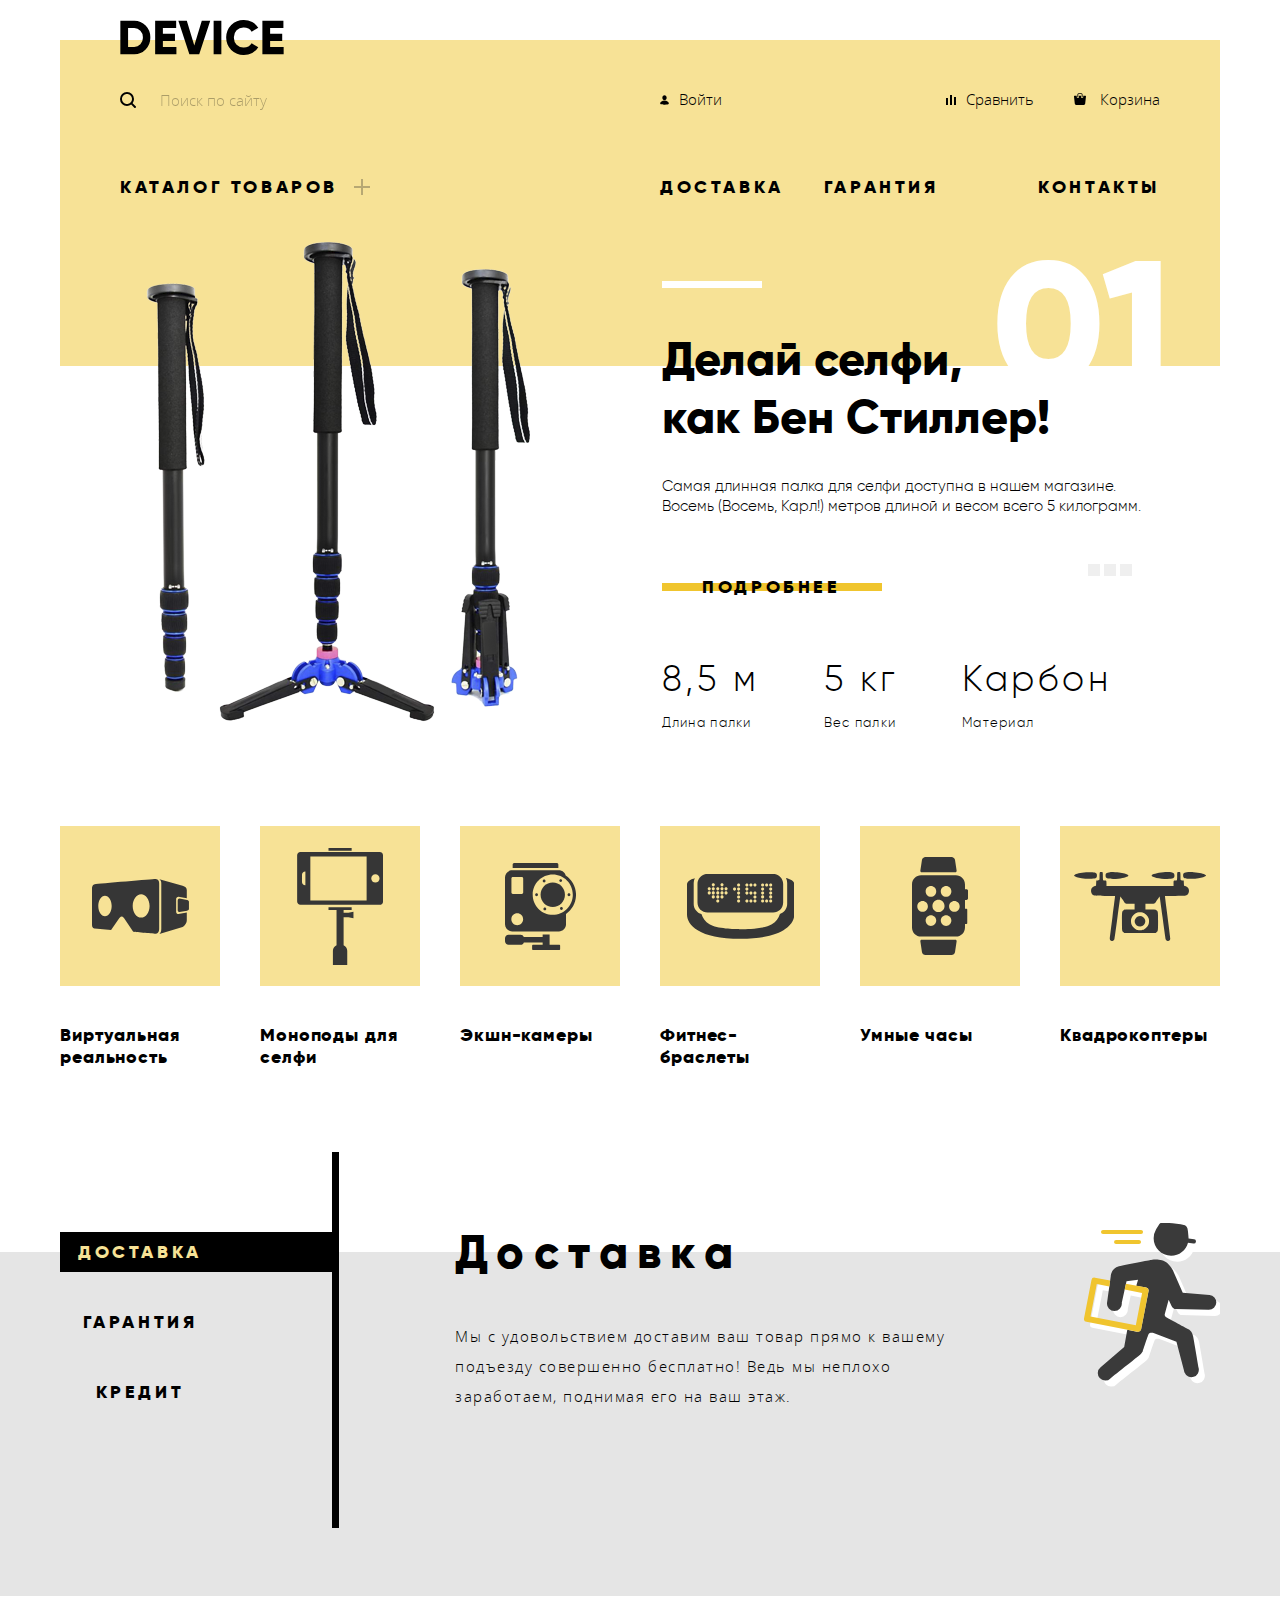
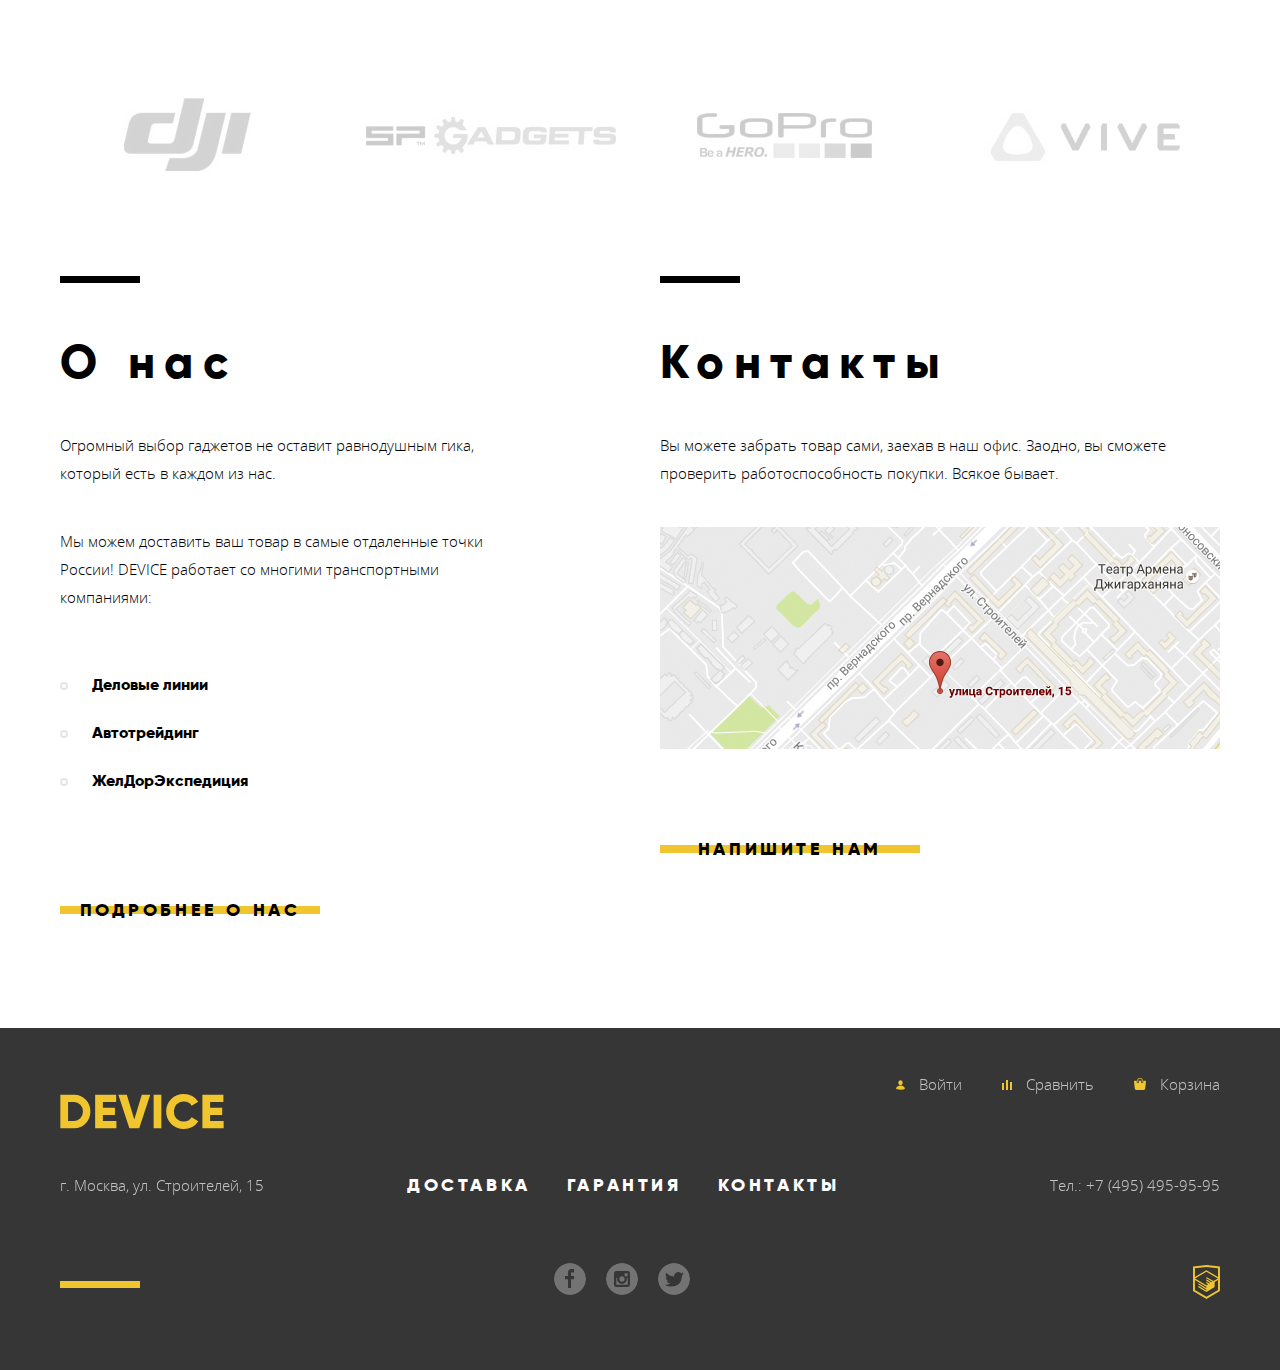
<file: index.html>
<!DOCTYPE html>
<html lang="ru">

  <head>
    <meta charset="utf-8" />
    <meta http-equiv="X-UA-Compatible" content="IE=edge">
    <meta name="viewport" content="width=device-width, initial-scale=1.0">
    <link rel="stylesheet" href="css/normalize.css">
    <link rel="stylesheet" href="css/style.css">
    <title>Девайс</title>
  </head>

  <body class="page-body">
    <svg class="user-menu-sprite" xmlns="http://www.w3.org/2000/svg" xmlns:xlink="http://www.w3.org/1999/xlink"
      version="1.1">
      <symbol id="user" viewBox="0 0 9 10">
        <path fill="currentColor" d="M4.5.333c1.197 0 2.167 1.044 2.167 2.334C6.667 3.956 5.697 5 4.5 5
              3.303 5 2.333 3.956 2.333 2.667c0-1.29.97-2.334 2.167-2.334zm0
              9.334s4.333 0 4.333-1.167c0-1.4-2.112-2.917-4.333-2.917C2.28 5.583.167
              7.1.167 8.5.167 9.667 4.5 9.667 4.5 9.667z">
        </path>
      </symbol>
      <symbol id="compare" viewBox="0 0 10 10">
        <path fill="currentColor" d="M8 2h1.984v8H8zM0
              3h1.984v7H0zm4-3h2v10H4z"></path>
      </symbol>
      <symbol id="cart" viewBox="0 0 12 12">
        <path fill="currentColor" d="M11.864 3.017a.429.429 0 0 0-.327-.154H9.225V4.09c0 .563-.484
              1.022-1.08 1.022-.594 0-1.078-.458-1.078-1.022V2.863H4.909V4.09c0
              .563-.485 1.022-1.08 1.022-.595
              0-1.078-.458-1.078-1.022V2.863H.438a.43.43 0 0 0-.327.154.472.472 0 0
              0-.108.358l.776 7.134c.015.806.642 1.455 1.411 1.455h7.595c.77 0
              1.396-.649 1.411-1.455l.776-7.134a.476.476 0 0 0-.108-.358z">
        </path>
        <path fill="currentColor" d="M3.829 4.499c.239 0 .433-.184.433-.409V1.84c0-.632.672-1.022
              1.295-1.022h1.079c.655 0 1.078.401 1.078 1.022v2.25c0
              .225.194.409.431.409.239 0 .433-.184.433-.409V1.84C8.577.773 7.761 0
              6.636 0H5.557c-1.19 0-2.159.826-2.159 1.84v2.25c0
              .225.194.409.431.409z">
        </path>
      </symbol>
      <symbol id="logo" viewBox="0 0 164 35">
        <path fill="currentColor"
          d="m0.35 0.7v33.6h13.532a15.723 15.723 0 0 0 11.72-4.824 16.464 16.464
              0 0 0 4.712-11.976 16.465 16.465 0 0 0-4.712-11.976 15.723 15.723 0 0
              0-11.72-4.824zm7.733 26.208v-18.819h5.8a8.648 8.648 0 0 1 6.5 2.568
              9.412 9.412 0 0 1 2.489 6.84 9.41 9.41 0 0 1-2.489 6.84 8.646 8.646 0
              0 1-6.5
              2.568h-5.8zm34.8-5.952h12.082v-7.3h-12.086v-5.567h13.291v-7.389h-21.024v33.6h21.265v-7.392h-13.532v-5.952zm36.343
              13.344 11.019-33.6h-8.458l-7.491 24.72-7.491-24.72h-8.457l11.019
              33.6zm14.4 0h7.733v-33.6h-7.733zm38.615-1.416a15.514 15.514 0 0 0
              6.041-5.688l-6.67-3.84a7.488 7.488 0 0 1-3.165 3.024 9.874 9.874 0 0
              1-4.664 1.1 9.594 9.594 0 0 1-7.177-2.736 9.907 9.907 0 0
              1-2.682-7.248 9.908 9.908 0 0 1 2.682-7.248 9.594 9.594 0 0 1
              7.177-2.736 9.914 9.914 0 0 1 4.64 1.08 7.6 7.6 0 0 1 3.189
              3.048l6.67-3.84a15.881 15.881 0 0 0-6.09-5.688 17.419 17.419 0 0
              0-8.409-2.088 17.12 17.12 0 0 0-17.592 17.472 17.12 17.12 0 0 0 17.589
              17.476 17.519 17.519 0 0 0
              8.458-2.088zm17.881-11.928h12.082v-7.3h-12.085v-5.567h13.29v-7.389h-21.022v33.6h21.264v-7.392h-13.532v-5.952z">
        </path>
      </symbol>
      <symbol id="icon-plus" viewBox="0 0 16 16">
        <path fill="currentColor" d="M16 7H9V0H7v7H0v2h7v7h2V9h7z" />
      </symbol>
    </svg>
    <div class="container">
      <header class="page-header">
        <a class="logo__link pseudo-opacity">
          <svg class="logo__picture" width="164" height="35">
            <use xlink:href="#logo"></use>
          </svg>
        </a>
        <div class="top-menu-container">
          <form action="https://echo.htmlacademy.ru/" class="search">
            <label for="search" class="search-icon"><span class="visually-hidden">Поле поиска по сайту</span></label>
            <input type="text" name="search" id="search" class="search-field" placeholder="Поиск по сайту" />
            <button type="submit" class="search-button" tabindex="0"><span
                class="search-button__text">Найти</span></button>
          </form>

          <ul class="user-menu list">
            <li class="user-menu__item user-menu__item--login">
              <a href="/blank.html" class="user-menu__link pseudo-opacity">
                <svg class="user-menu__icon" width="9" height="10">
                  <use xlink:href="#user"></use>
                </svg>Войти</a>
            </li>
            <li class="user-menu__item user-menu__item--compare">
              <a href="/blank.html" class="user-menu__link pseudo-opacity">
                <svg class="user-menu__icon" width="10" height="10">
                  <use xlink:href="#compare"></use>
                </svg>Сравнить
              </a>
            </li>
            <li class="user-menu__item user-menu__item--cart">
              <a href="/blank.html" class="user-menu__link pseudo-opacity">
                <svg class="user-menu__icon" width="12" height="12">
                  <use xlink:href="#cart"></use>
                </svg>
                Корзина</a>
            </li>
          </ul>
        </div>

        <nav class="site-navigation">
          <div class="sub-menu-container">
            <a href="/catalog.html" class="site-navigation__catalog-link extra-bold pseudo-opacity">Каталог товаров</a>
            <ul class="sub-menu list">
              <li class="sub-menu__section">
                <ul class="sub-menu__list list">
                  <li class="sub-menu__item">
                    <a href="/catalog.html" class="sub-menu__link pseudo-opacity">Виртуальная реальность</a>
                  </li>
                  <li class="sub-menu__item">
                    <a href="/catalog.html" class="sub-menu__link pseudo-opacity">Моноподы для селфи</a>
                  </li>
                  <li class="sub-menu__item">
                    <a href="/catalog.html" class="sub-menu__link pseudo-opacity">Экшн-камеры</a>
                  </li>
                </ul>
              </li>
              <li class="sub-menu__section">
                <ul class="sub-menu__list list">
                  <li class="sub-menu__item">
                    <a href="/catalog.html" class="sub-menu__link pseudo-opacity">Фитнес-браслеты</a>
                  </li>
                  <li class="sub-menu__item">
                    <a href="/catalog.html" class="sub-menu__link pseudo-opacity">Умные часы</a>
                  </li>
                </ul>
              </li>
              <li class="sub-menu__section">
                <ul class="sub-menu__list list">
                  <li class="sub-menu__item">
                    <a href="/catalog.html" class="sub-menu__link pseudo-opacity">Квадрокоптер</a>
                  </li>
                </ul>
              </li>
            </ul>
          </div>

          <ul class="site-navigation__list list">
            <li class="site-navigation__item">
              <a href="/blank.html" class="extra-bold site-navigation__link pseudo-opacity">Доставка</a>
            </li>
            <li class="site-navigation__item">
              <a href="/blank.html" class="extra-bold site-navigation__link pseudo-opacity">Гарантия</a>
            </li>
            <li class="site-navigation__item">
              <a href="/blank.html" class="extra-bold site-navigation__link pseudo-opacity">Контакты</a>
            </li>
          </ul>
        </nav>
      </header>
    </div>

    <main>
      <div class="container">
        <h1 class="visually-hidden">Интернет-магазин гаджетов "Девайс"</h1>

        <section class="promo-slider">
          <h2 class="visually-hidden">Топ девайсов</h2>
          <ol class="promo-slider__list list">
            <li class="promo-slider__item">
              <div class="promo-slider__picture-wrapper">
                <img src="img/content/slider-1.png" width="384" height="486" alt="Селфи-палка из карбона" />
              </div>
              <div class="promo-slider__content">
                <span class="promo-slider__slide-number extra-bold">01</span>
                <h3 class="promo-slider__title title">
                  Делай селфи, <br />
                  как Бен Стиллер!
                </h3>
                <p class="promo-slider__text">
                  Самая длинная палка для селфи доступна в нашем магазине.<br />
                  Восемь (Восемь, Карл!) метров длиной и весом всего 5 килограмм.
                </p>
                <a href="/blank.html" class="promo-slider__link extra-bold color-link">
                  <span class="color-link__text">Подробнее</span></a>
                <dl class="promo-slider__properties">
                  <div class="promo-slider__properties-item">
                    <dt class="promo-slider__term">Длина палки</dt>
                    <dd class="promo-slider__definition">8,5 м</dd>
                  </div>
                  <div class="promo-slider__properties-item">
                    <dt class="promo-slider__term">Вес палки</dt>
                    <dd class="promo-slider__definition">5 кг</dd>
                  </div>
                  <div class="promo-slider__properties-item">
                    <dt class="promo-slider__term">Материал</dt>
                    <dd class="promo-slider__definition">Карбон</dd>
                  </div>
                </dl>
              </div>
            </li>
            <li class="promo-slider__item promo-slider__item--inactive">
              <div class="promo-slider__picture-wrapper">
                <img src="img/content/slider-2.png" width="345" height="485" alt="Фитнес-браслет" />
              </div>
              <div class="promo-slider__content">
                <span class="promo-slider__slide-number extra-bold">02</span>
                <h3 class="promo-slider__title title">
                  Худеем<br />
                  правильно!
                </h3>
                <p class="promo-slider__text">
                  Мотивирующие фитнес-браслеты помогут найти в себе силы<br />
                  не пропускать занятия и соблюдать диету.
                </p>
                <a href="/blank.html" class="promo-slider__link extra-bold color-link">
                  <span class="color-link__text">Подробнее</span>
                </a>
                <dl class="promo-slider__properties">
                  <div class="promo-slider__properties-item">
                    <dt class="promo-slider__term">Без подзарядки</dt>
                    <dd class="promo-slider__definition">48 часов</dd>
                  </div>
                </dl>
              </div>
            </li>
            <li class="promo-slider__item promo-slider__item--inactive">
              <div class="promo-slider__picture-wrapper">
                <img src="img/content/slider-3.png" width="526" height="334" alt="Квадрокоптер" />
              </div>
              <div class="promo-slider__content">
                <span class="promo-slider__slide-number extra-bold">03</span>
                <h3 class="promo-slider__title title">
                  Порхает как бабочка,<br />
                  жалит как пчела!
                </h3>
                <p class="promo-slider__text">
                  Этот обычный, на первый взгляд, квадрокоптер оснащен<br />
                  мощным лазером, замаскированным под стандартную камеру.
                </p>
                <a href="/blank.html" class="promo-slider__link extra-bold color-link">
                  <span class="color-link__text">Подробнее</span>
                </a>
                <dl class="promo-slider__properties">
                  <div class="promo-slider__properties-item">
                    <dt class="promo-slider__term">Дальность полета</dt>
                    <dd class="promo-slider__definition">800 м</dd>
                  </div>
                  <div class="promo-slider__properties-item">
                    <dt class="promo-slider__term">Радиус поражения</dt>
                    <dd class="promo-slider__definition">50 м</dd>
                  </div>
                </dl>
              </div>
            </li>
          </ol>
          <div class="promo-slider__slider">
            <button type="button" class="promo-slider__slider-item promo-slider__slider-item--active"></button>
            <button type="button" class="promo-slider__slider-item"></button>
            <button type="button" class="promo-slider__slider-item"></button>
          </div>
        </section>

        <section class="categories">
          <h2 class="visually-hidden">Категории каталога</h2>
          <ul class="categories__list list">
            <li class="categories__item">
              <a href="catalog.html" class="categories__item-title extra-bold">
                <div class="categories__item-img-wrap">
                  <img src="img/decor/popular-1.svg" class="categories__item-img" width="97" height="55"
                    alt="Виртуальная реальность" />
                </div>
                <span>Виртуальная реальность</span>
              </a>
            </li>
            <li class="categories__item">
              <a href="catalog.html" class="categories__item-title extra-bold">
                <div class="categories__item-img-wrap">
                  <img src="img/decor/popular-2.svg" class="categories__item-img" width="86" height="117"
                    alt="Моноподы для селфи" />
                </div>
                <span>Моноподы для селфи</span>
              </a>
            </li>
            <li class="categories__item">
              <a href="catalog.html" class="categories__item-title extra-bold">
                <div class="categories__item-img-wrap">
                  <img src="img/decor/popular-3.svg" class="categories__item-img" width="71" height="87"
                    alt="Экшн-камеры" />
                </div>
                <span>Экшн-камеры</span>
              </a>
            </li>
            <li class="categories__item">
              <a href="catalog.html" class="categories__item-title extra-bold">
                <div class="categories__item-img-wrap">
                  <img src="img/decor/popular-4.svg" class="categories__item-img" width="107" height="65"
                    alt="Фитнес-браслеты" />
                </div>
                <span>Фитнес-браслеты</span>
              </a>
            </li>
            <li class="categories__item">
              <a href="catalog.html" class="categories__item-title extra-bold">
                <div class="categories__item-img-wrap">
                  <img src="img/decor/popular-5.svg" class="categories__item-img" width="56" height="98"
                    alt="Умные часы" />
                </div>
                <span>Умные часы</span>
              </a>
            </li>
            <li class="categories__item">
              <a href="catalog.html" class="categories__item-title extra-bold">
                <div class="categories__item-img-wrap">
                  <img src="img/decor/popular-6.svg" class="categories__item-img" width="132" height="69"
                    alt="Квадрокоптеры" />
                </div>
                <span>Квадрокоптеры</span>
              </a>
            </li>
          </ul>
        </section>
      </div>

      <section class="services">
        <div class="container services-container">
          <h2 class="visually-hidden">Предоставляемые услуги</h2>

          <ul class="services-navigation list">
            <li class="services-navigation__item services-navigation__item--active">
              <a href="/index.html" class="services-navigation__item-link extra-bold color-link">
                <span class="color-link__text">доставка</span></a>
            </li>
            <li class="services-navigation__item">
              <a href="/index.html" class="services-navigation__item-link extra-bold color-link">
                <span class="color-link__text">гарантия</span></a>
            </li>
            <li class="services-navigation__item">
              <a href="/index.html" class="services-navigation__item-link extra-bold color-link">
                <span class="color-link__text">кредит</span></a>
            </li>
          </ul>

          <dl class="services-definition">
            <div class="services-definition__item services-definition__item-1 services-definition__item--active">
              <dt class="extra-bold title title--wide">Доставка</dt>
              <dd>
                Мы с удовольствием доставим ваш товар прямо к вашему<br>подъезду
                совершенно бесплатно! Ведь мы неплохо<br>заработаем, поднимая его на
                ваш этаж.
              </dd>
            </div>

            <div class="services-definition__item services-definition__item-2">
              <dt class="extra-bold title title--wide">Гарантия</dt>
              <dd>
                Если из-за возгорания купленного у нас товара у вас сгорит дом — не
                переживайте, мы выдадим вам новый.<br>Товар, не дом, конечно же.
              </dd>
            </div>

            <div class="services-definition__item services-definition__item-3">
              <dt class="extra-bold title title--wide">Кредит</dt>
              <dd>
                Залезть в долговую яму стало проще! Кредитные консультанты подберут
                для вас наиболее выгодные<br>условия кредита. Выгодные для нашего
                банка, разумеется.
              </dd>
            </div>
          </dl>
        </div>
      </section>

      <div class="container brands-container">
        <section class="brands">
          <h2 class="visually-hidden">Список брендов</h2>
          <ul class="brands__list list">
            <li class="brands__item">
              <a href="blank.html" class="brands__item-link" aria-label="На сайт компании DJI"></a>
            </li>
            <li class="brands__item">
              <a href="/blank.html" class="brands__item-link" aria-label="На сайт компании SPGADGETS"></a>
            </li>
            <li class="brands__item">
              <a href="/blank.html" class="brands__item-link" aria-label="На сайт компании GoPro"></a>
            </li>
            <li class="brands__item">
              <a href="/blank.html" class="brands__item-link" aria-label="На сайт компании Vive"></a>
            </li>
          </ul>
        </section>
      </div>

      <div class="container information-container">
        <section class="about">
          <h2 class="title title--wide">О нас</h2>
          <p class="text-paragraph">
            Огромный выбор гаджетов не оставит равнодушным гика, который есть в
            каждом из нас.
          </p>
          <p class="text-paragraph">
            Мы можем доставить ваш товар в самые отдаленные точки России! DEVICE
            работает со многими транспортными компаниями:
          </p>
          <ul class="partners__list list">
            <li class="partners__item">Деловые линии</li>
            <li class="partners__item">Автотрейдинг</li>
            <li class="partners__item">ЖелДорЭкспедиция</li>
          </ul>
          <a href="/blank.html" class="about__link extra-bold color-link">
            <span class="color-link__text">подробнее о нас</span></a>
        </section>

        <section class="contacts">
          <h2 class="title title--wide">Контакты</h2>
          <p class="text-paragraph">
            Вы можете забрать товар сами, заехав в наш офис. Заодно, вы сможете
            проверить работоспособность покупки. Всякое бывает.
          </p>
          <a href="https://yandex.ru/maps/" class="contacts__map-link modal-open" target="_blank"
            aria-label="Переход на сайт Яндекс Карты" data-modal="map"><img src="img/content/map.png" width="560"
              height="222" alt="Офис компании - г. Москва, ул. Строителей, 15" class="contacts__map-picture" /></a>

          <a href="/blank.html" class="feedback__link extra-bold color-link modal-open" data-modal="feedback">
            <span class="color-link__text">напишите нам</span></a>
        </section>
      </div>
    </main>

    <footer class="page-footer">
      <div class="page-footer__container container">
        <ul class="user-menu list">
          <li class="user-menu__item">
            <a href="blank.html" class="user-menu__link white-text">
              <svg class="user-menu__icon" width="9" height="10">
                <use xlink:href="#user"></use>
              </svg>
              <span class="pseudo-opacity--unordered">Войти</span></a>
          </li>
          <li class="user-menu__item">
            <a href="blank.html" class="user-menu__link white-text">
              <svg class="user-menu__icon" width="10" height="10">
                <use xlink:href="#compare"></use>
              </svg>
              <span class="pseudo-opacity--unordered">Сравнить</span></a>
          </li>
          <li class="user-menu__item">
            <a href="blank.html" class="user-menu__link white-text">
              <svg class="user-menu__icon" width="12" height="12">
                <use xlink:href="#cart"></use>
              </svg>
              <span class="pseudo-opacity--unordered">Корзина</span></a>
          </li>
        </ul>

        <a class="logo__link pseudo-opacity">
          <svg class="logo__picture" width="164" height="35">
            <use xlink:href="#logo"></use>
          </svg>
        </a>

        <div class="page-footer__nav-container">
          <address class="footer__address white-text">г. Москва, ул. Строителей, 15</address>

          <ul class="site-navigation__list list">
            <li class="site-navigation__item">
              <a href="/blank.html" class="extra-bold site-navigation__link pseudo-opacity white-text">Доставка</a>
            </li>
            <li class="site-navigation__item">
              <a href="/blank.html" class="extra-bold site-navigation__link pseudo-opacity white-text">Гарантия</a>
            </li>
            <li class="site-navigation__item">
              <a href="/blank.html" class="extra-bold site-navigation__link pseudo-opacity white-text">Контакты</a>
            </li>
          </ul>

          <a href="tel:+74954959595" class="footer__phone white-text">Тел.: +7 (495) 495-95-95</a>
        </div>

        <div class="page-footer__socials-container">
          <ul class="socials__list list">
            <li class="socials__item">
              <a class="socials__link socials__link--facebook" href="https://www.facebook.com/">
                <span class="visually-hidden">Наш профиль в Facebook</span></a>
            </li>
            <li class="socials__item">
              <a class="socials__link socials__link--instagram" href="https://www.instagram.com/">
                <span class="visually-hidden">Наш профиль в Instagram</span></a>
            </li>
            <li class="socials__item">
              <a class="socials__link socials__link--twitter" href="https://www.twitter.com/">
                <span class="visually-hidden">Наш профиль в Twitter</span></a>
            </li>
          </ul>

          <a href="https://htmlacademy.ru/intensive/htmlcss" class="pseudo-opacity">
            <img src="img/content/logo-html.svg" width="27" height="34" alt="HTML Academy" />
          </a>
        </div>
      </div>
    </footer>

    <section class="modal feedback">
      <h2 class="visually-hidden">Напишите нам</h2>
      <div class="feedback__form-container">
        <form class="feedback__form" action="https://echo.htmlacademy.ru/" method="post">
          <div class="feedback__name-field">
            <label for="feedback-name">Ваше имя:</label>
            <input type="text" class="feedback__form-field" name="feedback-name" id="feedback-name"
              placeholder="Имя Фамилия">
          </div>

          <div class="feedback__email-field">
            <label for="feedback-email">Ваш e-mail:</label>
            <input type="email" class="feedback__form-field" name="feedback-email" id="feedback-email"
              placeholder="email@example.com">
          </div>

          <div class="feedback__message-field">
            <label for="feedback-message">Текст письма:</label>
            <textarea name="feedback-message" class="feedback__form-field feedback-text" id="feedback-message" cols="30"
              rows="10" placeholder="В свободной форме"></textarea>
          </div>

          <button type="submit" class="feedback__form-submit btn-reset-style extra-bold color-link">
            <span class="color-link__text">Отправить</span></button>
        </form>
      </div>
      <button type="button" class="feedback__close-form btn-reset-style modal-close">
        <span class="visually-hidden">Закрыть форму обратной связи</span>
      </button>
    </section>

    <section class="modal map">
      <div class="popup-map__container">
        <h2 class="visually-hidden">Как до нас добраться</h2>
        <iframe
          src="https://www.google.com/maps/embed?pb=!1m18!1m12!1m3!1d2249.1125488779976!2d37.52742931592807!3d55.687030980535816!2m3!1f0!2f0!3f0!3m2!1i1024!2i768!4f13.1!3m3!1m2!1s0x46b54cf65f5c8955%3A0x694710ccd55501e!2z0YPQuy4g0KHRgtGA0L7QuNGC0LXQu9C10LksIDE1LCDQnNC-0YHQutCy0LAsIDExOTMxMQ!5e0!3m2!1sru!2sru!4v1687445418618!5m2!1sru!2sru"
          width="994" height="593" style="border:0;" allowfullscreen="" loading="lazy"
          referrerpolicy="no-referrer-when-downgrade"></iframe>
        <p><img src="img/content/map-big.png" width="994" height="593" alt="Карта"></p>

        <button type="button" class="popup-map__close-button btn-reset-style modal-close">
          <span class="visually-hidden">Закрыть карту</span>
        </button>
      </div>
    </section>
  </body>
  <script src="/js/scripts.js"></script>

</html>
</file>
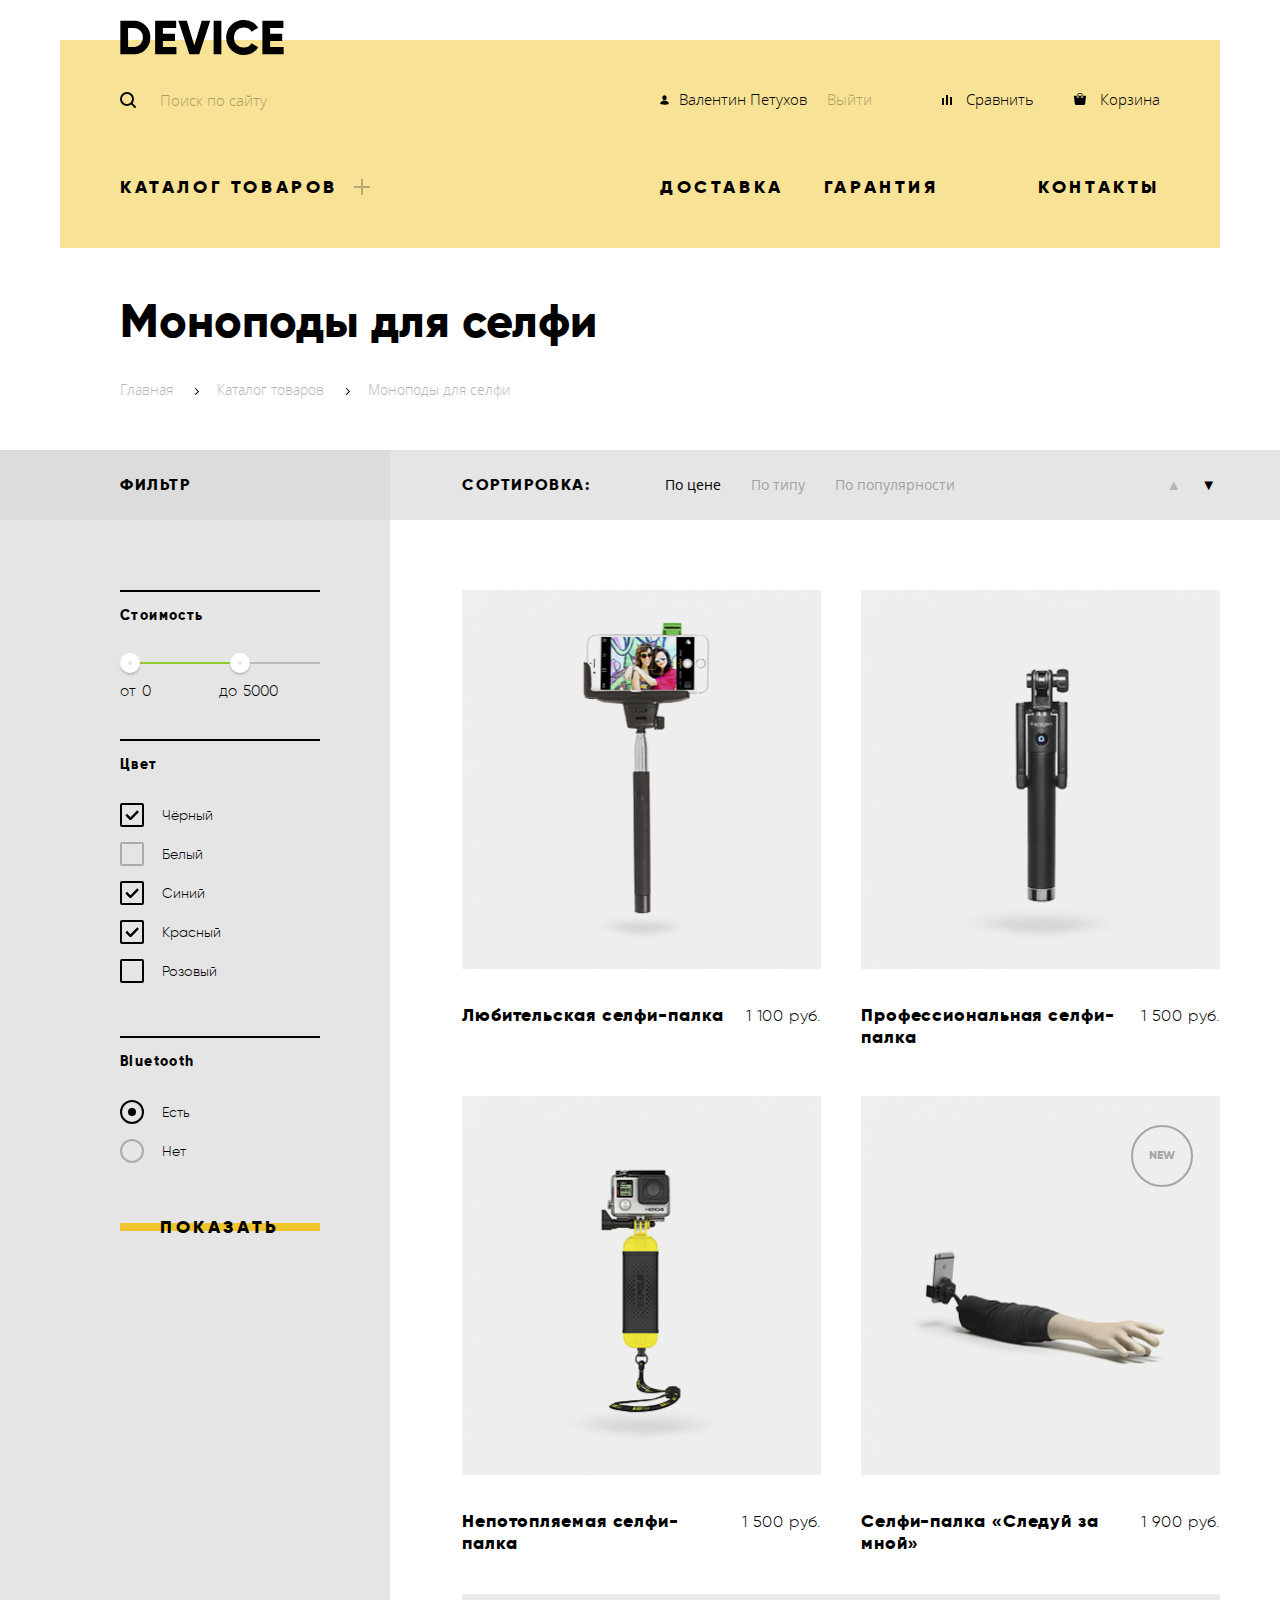
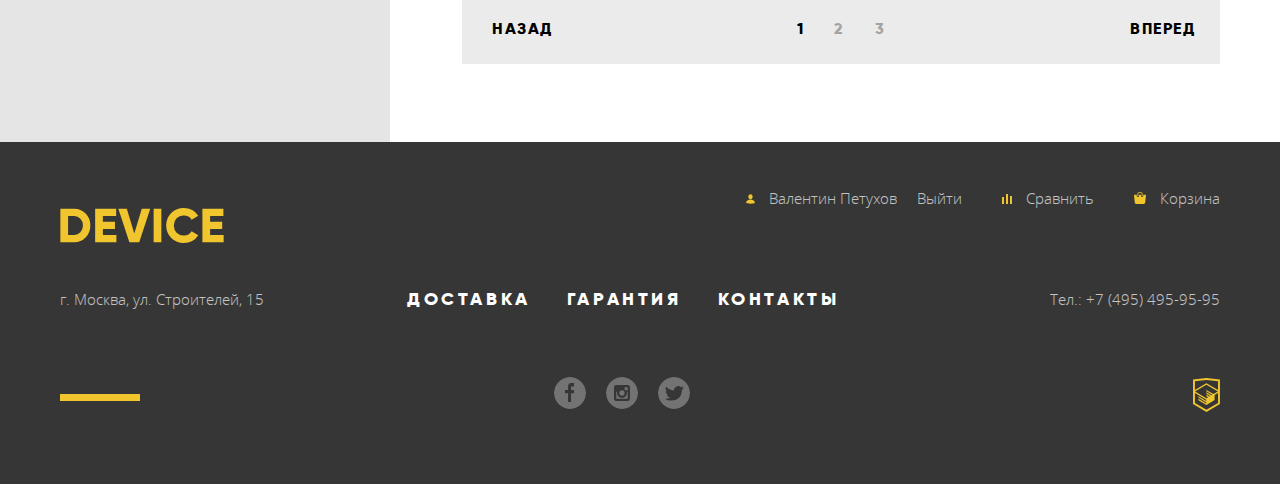
<file: catalog.html>
<!DOCTYPE html>
<html lang="ru">

  <head>
    <meta charset="UTF-8">
    <meta http-equiv="X-UA-Compatible" content="IE=edge">
    <meta name="viewport" content="width=device-width, initial-scale=1.0">
    <link rel="stylesheet" href="css/normalize.css">
    <link rel="stylesheet" href="css/style.css">
    <title>Девайс - Каталог товаров</title>
  </head>

  <body class="page-body">
    <svg class="user-menu-sprite" xmlns="http://www.w3.org/2000/svg" xmlns:xlink="http://www.w3.org/1999/xlink"
      version="1.1">
      <symbol id="user" viewBox="0 0 9 10">
        <path fill="currentColor"
          d="M4.5.333c1.197 0 2.167 1.044 2.167 2.334C6.667 3.956 5.697 5 4.5 5 3.303 5 2.333 3.956 2.333 2.667c0-1.29.97-2.334 2.167-2.334zm0 9.334s4.333 0 4.333-1.167c0-1.4-2.112-2.917-4.333-2.917C2.28 5.583.167 7.1.167 8.5.167 9.667 4.5 9.667 4.5 9.667z">
        </path>
      </symbol>
      <symbol id="compare" viewBox="0 0 10 10">
        <path fill="currentColor" d="M8 2h1.984v8H8zM0 3h1.984v7H0zm4-3h2v10H4z"></path>
      </symbol>
      <symbol id="cart" viewBox="0 0 12 12">
        <path fill="currentColor"
          d="M11.864 3.017a.429.429 0 0 0-.327-.154H9.225V4.09c0 .563-.484 1.022-1.08 1.022-.594 0-1.078-.458-1.078-1.022V2.863H4.909V4.09c0 .563-.485 1.022-1.08 1.022-.595 0-1.078-.458-1.078-1.022V2.863H.438a.43.43 0 0 0-.327.154.472.472 0 0 0-.108.358l.776 7.134c.015.806.642 1.455 1.411 1.455h7.595c.77 0 1.396-.649 1.411-1.455l.776-7.134a.476.476 0 0 0-.108-.358z">
        </path>
        <path fill="currentColor"
          d="M3.829 4.499c.239 0 .433-.184.433-.409V1.84c0-.632.672-1.022 1.295-1.022h1.079c.655 0 1.078.401 1.078 1.022v2.25c0 .225.194.409.431.409.239 0 .433-.184.433-.409V1.84C8.577.773 7.761 0 6.636 0H5.557c-1.19 0-2.159.826-2.159 1.84v2.25c0 .225.194.409.431.409z">
        </path>
      </symbol>
      <symbol id="logo" viewBox="0 0 164 35">
        <path fill="currentColor"
          d="m0.35 0.7v33.6h13.532a15.723 15.723 0 0 0 11.72-4.824 16.464 16.464 0 0 0 4.712-11.976 16.465 16.465 0 0 0-4.712-11.976 15.723 15.723 0 0 0-11.72-4.824zm7.733 26.208v-18.819h5.8a8.648 8.648 0 0 1 6.5 2.568 9.412 9.412 0 0 1 2.489 6.84 9.41 9.41 0 0 1-2.489 6.84 8.646 8.646 0 0 1-6.5 2.568h-5.8zm34.8-5.952h12.082v-7.3h-12.086v-5.567h13.291v-7.389h-21.024v33.6h21.265v-7.392h-13.532v-5.952zm36.343 13.344 11.019-33.6h-8.458l-7.491 24.72-7.491-24.72h-8.457l11.019 33.6zm14.4 0h7.733v-33.6h-7.733zm38.615-1.416a15.514 15.514 0 0 0 6.041-5.688l-6.67-3.84a7.488 7.488 0 0 1-3.165 3.024 9.874 9.874 0 0 1-4.664 1.1 9.594 9.594 0 0 1-7.177-2.736 9.907 9.907 0 0 1-2.682-7.248 9.908 9.908 0 0 1 2.682-7.248 9.594 9.594 0 0 1 7.177-2.736 9.914 9.914 0 0 1 4.64 1.08 7.6 7.6 0 0 1 3.189 3.048l6.67-3.84a15.881 15.881 0 0 0-6.09-5.688 17.419 17.419 0 0 0-8.409-2.088 17.12 17.12 0 0 0-17.592 17.472 17.12 17.12 0 0 0 17.589 17.476 17.519 17.519 0 0 0 8.458-2.088zm17.881-11.928h12.082v-7.3h-12.085v-5.567h13.29v-7.389h-21.022v33.6h21.264v-7.392h-13.532v-5.952z">
        </path>
      </symbol>
      <symbol id="icon-plus" viewBox="0 0 16 16">
        <path fill="currentColor" d="M16 7H9V0H7v7H0v2h7v7h2V9h7z" />
      </symbol>

    </svg>
    <div class="container">
      <header class="page-header">
        <a href="index.html" class="logo__link pseudo-opacity">
          <svg class="logo__picture" width="164" height="35">
            <use xlink:href="#logo"></use>
          </svg>
        </a>
        <div class="top-menu-container">
          <form action="https://echo.htmlacademy.ru/" class="search">
            <label for="search" class="search-icon"><span class="visually-hidden">Поле поиска по сайту</span></label>
            <input type="text" name="search" id="search" class="search-field" placeholder="Поиск по сайту" />
            <button type="submit" class="search-button" tabindex="0"><span
                class="search-button__text">Найти</span></button>
          </form>

          <ul class="user-menu list">
            <li class="user-menu__item user-menu__item--username">
              <a href="blank.html" class="user-menu__link pseudo-opacity">
                <svg class="user-menu__icon" width="9" height="10">
                  <use xlink:href="#user"></use>
                </svg>Валентин Петухов</a>
            </li>
            <li class="user-menu__item user-menu__item--login">
              <a href="blank.html" class="user-menu__link pseudo-opacity--reversed">Выйти</a>
            </li>
            <li class="user-menu__item"><a href="blank.html" class="user-menu__link pseudo-opacity">
                <svg class="user-menu__icon" width="10" height="10">
                  <use xlink:href="#compare"></use>
                </svg>
                Сравнить</a>
            </li>
            <li class="user-menu__item"><a href="blank.html" class="user-menu__link pseudo-opacity">
                <svg class="user-menu__icon" width="12" height="12">
                  <use xlink:href="#cart"></use>
                </svg>
                Корзина</a></li>
          </ul>
        </div>

        <nav class="site-navigation">
          <div class="sub-menu-container">
            <a href="/catalog.html" class="site-navigation__catalog-link extra-bold pseudo-opacity">Каталог товаров</a>
            <ul class="sub-menu list">
              <li class="sub-menu__section">
                <ul class="sub-menu__list list">
                  <li class="sub-menu__item">
                    <a href="/catalog.html" class="sub-menu__link pseudo-opacity">Виртуальная реальность</a>
                  </li>
                  <li class="sub-menu__item">
                    <a href="/catalog.html" class="sub-menu__link pseudo-opacity">Моноподы для селфи</a>
                  </li>
                  <li class="sub-menu__item">
                    <a href="/catalog.html" class="sub-menu__link pseudo-opacity">Экшн-камеры</a>
                  </li>
                </ul>
              </li>
              <li class="sub-menu__section">
                <ul class="sub-menu__list list">
                  <li class="sub-menu__item">
                    <a href="/catalog.html" class="sub-menu__link pseudo-opacity">Фитнес-браслеты</a>
                  </li>
                  <li class="sub-menu__item">
                    <a href="/catalog.html" class="sub-menu__link pseudo-opacity">Умные часы</a>
                  </li>
                </ul>
              </li>
              <li class="sub-menu__section">
                <ul class="sub-menu__list list">
                  <li class="sub-menu__item">
                    <a href="/catalog.html" class="sub-menu__link pseudo-opacity">Квадрокоптер</a>
                  </li>
                </ul>
              </li>
            </ul>
          </div>

          <ul class="site-navigation__list list">
            <li class="site-navigation__item">
              <a href="/blank.html" class="extra-bold site-navigation__link pseudo-opacity">Доставка</a>
            </li>
            <li class="site-navigation__item">
              <a href="/blank.html" class="extra-bold site-navigation__link pseudo-opacity">Гарантия</a>
            </li>
            <li class="site-navigation__item">
              <a href="/blank.html" class="extra-bold site-navigation__link pseudo-opacity">Контакты</a>
            </li>
          </ul>
        </nav>
      </header>
    </div>

    <main>
      <div class="container">
        <h1 class="title">Моноподы для селфи</h1>

        <section class="breadcrumbs">
          <h2 class="visually-hidden">Навигация</h2>
          <ul class="breadcrumbs__list list">
            <li class="breadcrumbs__item">
              <a href="/index.html" class="breadcrumbs__link">Главная</a>
            </li>
            <li class="breadcrumbs__item"><a href="/catalog.html" class="breadcrumbs__link">Каталог товаров</a>
            </li>
            <li class="breadcrumbs__item">
              <span class="breadcrumbs__link breadcrumbs__link--current">Моноподы для
                селфи</span>
            </li>
          </ul>
        </section>
      </div>

      <div class="page-content">
        <aside class="filter">
          <h2 class="filter__title extra-bold">Фильтр</h2>
          <form class="filter__options" action="https://echo.htmlacademy.ru/" method="get">
            <fieldset>
              <legend>Стоимость</legend>
              <div class="range-filter">
                <div class="range-progress">
                  <span class="range-fill"></span>
                </div>
                <div class="price-controls">
                  <label class="toggle min-price" for="min-price" tabindex="0"></label>
                  <label class="toggle max-price" for="max-price" tabindex="0"></label>
                  <span>от </span><input type="number" name="min-price" id="min-price" min="0" value="0">
                  <span>до </span><input type="number" name="max-price" id="max-price" min="0" value="5000">
                </div>
              </div>
            </fieldset>

            <fieldset>
              <legend>Цвет</legend>
              <ul class="color-options list">
                <li class="color-options__item">
                  <label for="filter-black" class="form-label check">
                    <input type="checkbox" name="black" id="filter-black" class="check__input" checked>
                    <span class="check__box"></span><span class="check__option-name">Чёрный</span></label>
                </li>
                <li class="color-options__item">
                  <label for="filter-white" class="form-label form-label-disabled check">
                    <input type="checkbox" name="white" id="filter-white" class="check__input" disabled>
                    <span class="check__box"></span><span class="check__option-name">Белый</span></label>
                </li>
                <li class="color-options__item">
                  <label for="filter-blue" class="form-label check">
                    <input type="checkbox" name="blue" id="filter-blue" class="check__input" checked>
                    <span class="check__box"></span><span class="check__option-name">Синий</span></label>
                </li>
                <li class="color-options__item">
                  <label for="filter-red" class="form-label check">
                    <input type="checkbox" name="red" id="filter-red" class="check__input" checked>
                    <span class="check__box"></span><span class="check__option-name">Красный</span></label>
                </li>
                <li class="color-options__item">
                  <label for="filter-pink" class="form-label check">
                    <input type="checkbox" name="pink" id="filter-pink" class="check__input">
                    <span class="check__box"></span><span class="check__option-name">Розовый</span></label>
                </li>
              </ul>
            </fieldset>

            <fieldset>
              <legend>Bluetooth</legend>
              <ul class="bluetooth-options list">
                <li class="bluetooth-options__item">
                  <label class="form-label radio">
                    <input class="radio__input" type="radio" name="bluetooth" value="true" checked>
                    <span class="radio__button"></span><span class="radio__option-name">Есть</span>
                  </label>
                </li>
                <li class="bluetooth-options__item">
                  <label class="form-label radio">
                    <input class="radio__input" type="radio" name="bluetooth" value="false" disabled>
                    <span class="radio__button"></span><span class="radio__option-name">Нет</span>
                  </label>
                </li>
              </ul>
            </fieldset>

            <button type="submit" class="filter__submit-btn btn-reset-style extra-bold color-link">
              <span class="color-link__text">Показать</span></button>
          </form>
        </aside>

        <div class="catalog-section">
          <aside class="sort">
            <h2 class="sort__title extra-bold">Сортировка:</h2>
            <ul class="sort__list list">
              <li class="sort__item"><a href="/catalog.html" class="sort__link sort__link--active">По цене</a></li>
              <li class="sort__item"><a href="/catalog.html" class="sort__link">По типу</a></li>
              <li class="sort__item"><a href="/catalog.html" class="sort__link">По популярности</a></li>
            </ul>
            <div class="sort-type">
              <a href="/catalog.html" class="sort-type__link"><span class="visually-hidden">по
                  убыванию</span>&#9650;</a>
              <a href="/catalog.html" class="sort-type__link sort-type__link--active"><span class="visually-hidden">по
                  возрастанию</span>&#9660;</a>
            </div>
          </aside>

          <section class="catalog">
            <h2 class="visually-hidden">Товары каталога</h2>
            <ul class="catalog__list list">
              <li class="catalog__item">
                <img src="img/content/item-1.png" width="360" height="380" alt="Любительская селфи-палка"
                  class="catalog__item-poster">
                <div class="catalog__item-info">
                  <h3 class="catalog__item-header">
                    <a href="/catalog.html">Любительская селфи-палка</a>
                  </h3>
                  <span class="catalog__item-price">1 100 руб.</span>

                  <div class="catalog__item-actions">
                    <a href="/catalog.html" class="catalog__item-to-cart extra-bold color-link">
                      <span class="color-link__text">В корзину</span></a>
                    <a href="/catalog.html" class="catalog__item-to-compare">Добавить к сравнению</a>
                  </div>
                </div>
              </li>
              <li class="catalog__item">
                <img src="img/content/item-2.png" width="360" height="380" alt="Профессиональная
          селфи-палка" class="catalog__item-poster">
                <div class="catalog__item-info">
                  <h3 class="catalog__item-header">
                    <a href="/catalog.html">Профессиональная
                      селфи-палка</a>
                  </h3>
                  <span class="catalog__item-price">1 500 руб.</span>

                  <div class="catalog__item-actions catalog__item-actions--hidden">
                    <a href="/catalog.html" class="catalog__item-to-cart extra-bold color-link">
                      <span class="color-link__text">В корзину</span>
                    </a>
                    <a href="/catalog.html" class="catalog__item-to-compare">Добавить к сравнению</a>
                  </div>
                </div>
              </li>
              <li class="catalog__item">
                <img src="img/content/item-3.png" width="360" height="380" alt="Непотопляемая селфи-палка"
                  class="catalog__item-poster">
                <div class="catalog__item-info">
                  <h3 class="catalog__item-header">
                    <a href="/catalog.html">Непотопляемая селфи-палка</a>
                  </h3>
                  <span class="catalog__item-price">1 500 руб.</span>

                  <div class="catalog__item-actions catalog__item-actions--hidden">
                    <a href="/catalog.html" class="catalog__item-to-cart extra-bold color-link">
                      <span class="color-link__text">В корзину</span>
                    </a>
                    <a href="/catalog.html" class="catalog__item-to-compare">Добавить к сравнению</a>
                  </div>
                </div>
              </li>
              <li class="catalog__item">
                <img src="img/content/item-4.png" width="360" height="380" alt="Селфи-палка «Следуй за мной»"
                  class="catalog__item-poster">
                <div class="catalog__item-info">
                  <h3 class="catalog__item-header">
                    <a href="/catalog.html">Селфи-палка «Следуй за мной»</a>
                  </h3>
                  <span class="catalog__item-price">1 900 руб.</span>

                  <div class="catalog__item-tag">
                    <span class="catalog__item-tag-text">new</span>
                  </div>

                  <div class="catalog__item-actions catalog__item-actions--hidden">
                    <a href="/catalog.html" class="catalog__item-to-cart extra-bold color-link">
                      <span class="color-link__text">В корзину</span>
                    </a>
                    <a href="/catalog.html" class="catalog__item-to-compare">Добавить к сравнению</a>
                  </div>
                </div>
              </li>
            </ul>

            <section class="pagination">
              <h2 class="visually-hidden">Навигация по страницам каталога</h2>
              <a class="pagination__btn pagination__btn-prev extra-bold">Назад</a>
              <ul class="pagination__list list">
                <li class="pagination__item"><a class="pagination__link pagination__link--active extra-bold">1</a></li>
                <li class="pagination__item"><a class="pagination__link extra-bold" href="/catalog.html">2</a></li>
                <li class="pagination__item"><a class="pagination__link extra-bold" href="/catalog.html">3</a></li>
              </ul>
              <a class="pagination__btn pagination__btn-next extra-bold" href="/catalog.html">Вперед</a>
            </section>
          </section>
        </div>
      </div>
    </main>

    <footer class="page-footer">
      <div class="page-footer__container container">
        <ul class="user-menu list">
          <li class="user-menu__item user-menu__item--username"><a href="blank.html" class="user-menu__link white-text">
              <svg class="user-menu__icon" width="9" height="10">
                <use xlink:href="#user"></use>
              </svg>
              <span class="pseudo-opacity--unordered">Валентин Петухов</span></a>
          </li>
          <li class="user-menu__item"><a href="blank.html" class="user-menu__link white-text">
              <span class="pseudo-opacity--unordered">Выйти</span></a>
          </li>
          <li class="user-menu__item"><a href="blank.html" class="user-menu__link white-text">
              <svg class="user-menu__icon" width="10" height="10">
                <use xlink:href="#compare"></use>
              </svg>
              <span class="pseudo-opacity--unordered">Сравнить</span></a>
          </li>
          <li class="user-menu__item"><a href="blank.html" class="user-menu__link white-text">
              <svg class="user-menu__icon" width="12" height="12">
                <use xlink:href="#cart"></use>
              </svg>
              <span class="pseudo-opacity--unordered">Корзина</span></a>
          </li>
        </ul>

        <a href="/index.html" class="logo__link pseudo-opacity">
          <svg class="logo__picture" width="164" height="35">
            <use xlink:href="#logo"></use>
          </svg>
        </a>

        <div class="page-footer__nav-container">
          <address class="footer__address white-text">г. Москва, ул. Строителей, 15</address>

          <ul class="site-navigation__list list">
            <li class="site-navigation__item">
              <a href="/blank.html" class="extra-bold site-navigation__link pseudo-opacity white-text">Доставка</a>
            </li>
            <li class="site-navigation__item">
              <a href="/blank.html" class="extra-bold site-navigation__link pseudo-opacity white-text">Гарантия</a>
            </li>
            <li class="site-navigation__item">
              <a href="/blank.html" class="extra-bold site-navigation__link pseudo-opacity white-text">Контакты</a>
            </li>
          </ul>

          <a href="tel:+74954959595" class="footer__phone white-text">Тел.: +7 (495) 495-95-95</a>
        </div>

        <div class="page-footer__socials-container">
          <ul class="socials__list list">
            <li class="socials__item">
              <a class="socials__link socials__link--facebook" href="https://www.facebook.com/">
                <span class="visually-hidden">Наш профиль в Facebook</span></a>
            </li>
            <li class="socials__item">
              <a class="socials__link socials__link--instagram" href="https://www.instagram.com/">
                <span class="visually-hidden">Наш профиль в Instagram</span></a>
            </li>
            <li class="socials__item">
              <a class="socials__link socials__link--twitter" href="https://www.twitter.com/">
                <span class="visually-hidden">Наш профиль в Twitter</span></a>
            </li>
          </ul>

          <a href="https://htmlacademy.ru/intensive/htmlcss" class="pseudo-opacity">
            <img src="img/content/logo-html.svg" width="27" height="34" alt="HTML Academy" />
          </a>
        </div>
      </div>
    </footer>
  </body>
  <script src="/js/scripts.js"></script>

</html>
</file>
<file: css/style.css>
@font-face {
  font-family: "Open Sans";
  font-weight: 300;
  font-style: normal;
  src: local("Open Sans Light"), local("OpenSans-Light"),
    url(../fonts/opensanslight.woff2) format("woff2"),
    url(../fonts/opensanslight.woff) format("woff");
}

@font-face {
  font-family: "Open Sans";
  font-weight: 400;
  font-style: normal;
  src: local("Open Sans Regular"), local("OpenSans-Regular"),
    url(../fonts/opensans.woff2) format("woff2"),
    url(../fonts/opensans.woff) format("woff");
}

@font-face {
  font-family: "Gilroy";
  font-weight: 300;
  font-style: normal;
  src: local("Gilroy Light"), local("Gilroy-Light"),
    url(../fonts/gilroylight.woff2) format("woff2"),
    url(../fonts/gilroylight.woff) format("woff");
}

@font-face {
  font-family: "Gilroy";
  font-weight: 800;
  font-style: normal;
  src: local("Gilroy ExtraBold"), local("Gilroy-ExtraBold"),
    url(../fonts/gilroyextrabold.woff2) format("woff2"),
    url(../fonts/gilroyextrabold.woff) format("woff");
}

:root {
  --basic-black: #000000;
  --basic-dark: #363636;
  --basic-white: #ffffff;
  --basic-grey: #464646;
  --basic-half-grey: #7e7e7e;
  --basic-option-grey: #a6a6a6;
  --basic-mid-grey: #d9d9d9;
  --basic-grey-darker: #dcdcdc;
  --basic-grey-light: #e5e5e5;
  --basic-grey-lightest: #ebebeb;
  --basic-medium-grey: #f2f2f2;
  --basic-medium-grey-dark: #eaeaea;
  --special-yellow-dark: #f0c52e;
  --special-yellow: #f7e296;
  --special-green: #91c92f;
  --status-warning: #f6dada;
  --white-30: rgba(255, 255, 255, 0.3);
  --white-60: rgba(255, 255, 255, 0.6);
  --decor-black-shadow-opacity: rgba(0 0 0 / 0.3);
  --black-40: rgba(0, 0, 0, 0.4);
  --black-60: rgba(0, 0, 0, 0.6);
  --decor-black-shadow-light-opacity: rgba(0 0 0 / 0.18);
}

body {
  min-width: 1200px;
  margin: 0;
  padding: 0;

  background-color: var(--basic-white);
  color: var(--basic-black);
  font-family: "Gilroy", "Verdana", sans-serif;
  font-size: 15px;
  line-height: 20px;
  font-weight: 300;
}

a {
  text-decoration: none;
  color: var(--basic-black);
}

img {
  max-width: 100%;
  height: auto;
}

*,
::before,
::after {
  box-sizing: border-box;
}

.user-menu-sprite {
  display: none;
}

.white-text {
  color: var(--basic-white);
}

.hidden {
  display: none;
}

.visually-hidden {
  position: absolute;
  width: 1px;
  height: 1px;
  margin: -1px;
  border: 0;
  padding: 0;
  clip: rect(0 0 0 0);
  overflow: hidden;
}

.page {
  height: 100%;
}

.page-body {
  display: grid;
  height: 100%;
  grid-template-rows: min-content 1fr min-content;
}

.container {
  width: 1200px;
  margin: 0 auto;
  padding: 0 20px;
}

.list {
  margin: 0;
  padding: 0;
  list-style: none;
}

.extra-bold {
  letter-spacing: 0.2em;
  text-transform: uppercase;
  font-size: 18px;
  font-weight: 800;
  line-height: 22px;
}

.color-link {
  position: relative;
  display: block;
  text-align: center;
  cursor: pointer;
}

.color-link:not(.services-navigation__item-link):before {
  content: "";
  position: absolute;
  width: 100%;
  height: 8px;
  left: 0;
  top: 0;
  background-color: var(--special-yellow-dark);
  transform: translateY(7px);
  transition-duration: 200ms;
  transition-property: height, transform;
}

.color-link:not(.services-navigation__item-link):hover::before {
  height: 40px;
  transform: translateY(-9px);
}

.color-link__text {
  position: relative;
}

.color-link:not(.services-navigation__item-link):active .color-link__text {
  color: var(--decor-black-shadow-light-opacity);
}

.pseudo-opacity[href]:hover {
  opacity: 0.6;
}

.pseudo-opacity[href]:active,
.pseudo-opacity[href]:focus {
  opacity: 0.3;
}

.pseudo-opacity--reversed {
  opacity: 0.3;
}

.pseudo-opacity--reversed:hover {
  opacity: 0.7;
}

.pseudo-opacity--reversed:active {
  opacity: 1;
}

.pseudo-opacity--unordered {
  opacity: 0.7;
}

.pseudo-opacity--unordered:hover {
  opacity: 1;
}

.pseudo-opacity--unordered:active {
  opacity: 0.3;
}

.btn-reset-style {
  padding: 0;
  border: 0;
  background-color: transparent;
}

.user-menu__link,
.text-paragraph,
.breadcrumbs__link,
.catalog__item-to-compare,
.footer__address,
.footer__phone,
.search-field,
.services-definition__item dd,
.sort__link {
  font-family: "Open Sans", "Verdana", sans-serif;
  font-weight: 300;
}

.text-paragraph {
  margin: 0;
  margin-bottom: 40px;
  line-height: 28px;
}

/* Header */

.page-header {
  padding-top: 20px;
  padding-bottom: 50px;
  padding-right: 60px;
  padding-left: 60px;
  background-image: linear-gradient(
    to bottom,
    var(--basic-white) 40px,
    var(--special-yellow) 40px
  );
}

.logo__link {
  display: inline-block;
  vertical-align: middle;
}

.top-menu-container {
  display: flex;
  justify-content: space-between;
  padding-top: 29px;
  padding-bottom: 50px;
}

.search {
  display: flex;
  align-items: center;
  position: relative;
}

.search-icon {
  position: absolute;
  top: 3px;
  width: 16px;
  height: 16px;
  background-image: url("/img/decor/icon-search.svg");
  background-repeat: no-repeat;
}

.search-field {
  background: transparent;
  border: none;
  font-size: 15px;
  line-height: 20px;
  padding-left: 40px;
  padding-bottom: 14px;
  border-bottom: 2px solid transparent;
  color: var(--decor-black-shadow-opacity);
}

.search:hover .search-field {
  color: var(--black-60);
}

.search:focus-within .search-field {
  outline: none;
  border: 0;
  border-bottom: 2px solid var(--basic-black);
  color: var(--basic-black);
}

.search-field::placeholder {
  opacity: 0.3;
  color: var(--basic-black);
}

.search-field:hover::placeholder {
  opacity: 0.6;
}

.search-field:focus::placeholder {
  opacity: 1;
}

.search-button {
  display: none;
  position: absolute;
  bottom: 0;
  left: 100%;
  text-transform: uppercase;
  background: transparent;
  outline: none;
  border: 2px solid #000000;
  padding: 15px 17px;
}

.search:focus-within .search-button {
  display: block;
}

.search-button:hover,
.search-button:focus {
  background-color: var(--basic-black);
  color: var(--basic-white);
}

.search-button:focus,
.search-button:active {
  color: var(--white-30);
}

.user-menu {
  display: flex;
  flex-wrap: wrap;
  min-width: 50%;
}

.user-menu__item--login {
  margin-right: auto;
}

.user-menu__link {
  display: block;
  padding-left: 20px;
  padding-right: 20px;
  position: relative;
}

.user-menu__item:last-child .user-menu__link {
  padding-right: 0;
}

.user-menu__item--username .user-menu__link {
  padding-right: 0;
}

.user-menu__icon {
  margin-right: 10px;
}

.page-footer .user-menu__icon {
  color: var(--special-yellow-dark);
}

.user-menu__link:hover .user-menu__icon {
  opacity: 0.6;
}

.user-menu__link:active .user-menu__icon {
  opacity: 0.3;
}

.site-navigation {
  display: flex;
  justify-content: space-between;
  position: relative;
  margin-right: -60px;
  margin-left: -60px;
  padding-right: 60px;
  padding-left: 60px;
}

.site-navigation__list {
  display: flex;
  min-width: 500px;
}

.site-navigation__item:last-child {
  margin-left: auto;
  margin-right: 0;
}

.site-navigation__link {
  display: block;
  padding-right: 20px;
  padding-left: 20px;
}

.site-navigation__item:first-child .site-navigation__link {
  padding-left: 0;
}

.site-navigation__item:last-child .site-navigation__link {
  padding-right: 0;
}

.site-navigation__catalog-link {
  display: flex;
  align-items: center;
}

.site-navigation__catalog-link::after {
  content: "";
  display: inline-block;
  background-image: url("/img/decor/icon-plus.svg");
  background-repeat: no-repeat;
  margin-left: 16px;
  opacity: 0.3;
  width: 16px;
  height: 16px;
}

.site-navigation__catalog-link:hover::after {
  opacity: 0.3;
}

.sub-menu {
  display: none;
  position: absolute;
  z-index: 1;
  left: 0;
  width: 100%;
  padding-top: 30px;
  padding-bottom: 26px;
  padding-right: 60px;
  padding-left: 60px;
  background-color: var(--special-yellow);
}

.sub-menu-container:hover .sub-menu {
  display: flex;
}

.sub-menu__section {
  margin-right: 61px;
}

.sub-menu__section:last-child {
  margin: 0;
}

.sub-menu__item {
  margin-bottom: 20px;
}

.sub-menu__item:last-child {
  margin-bottom: 10px;
}

/* Slider */

.promo-slider {
  position: relative;
  background-image: linear-gradient(
    to bottom,
    var(--special-yellow) 135px,
    var(--basic-white) 40px
  );
  margin-top: -17px;
  margin-bottom: 76px;
}

.promo-slider__item {
  display: flex;
  padding-right: 47px;
}

.promo-slider__item--inactive {
  display: none;
}

.promo-slider__picture-wrapper {
  width: 50%;
  display: flex;
  align-items: center;
  justify-content: center;
}

.promo-slider__content {
  padding-left: 45px;
  position: relative;
  display: flex;
  flex-direction: column;
  width: 50%;
}

.promo-slider__content::before {
  content: "";
  display: block;
  width: 100px;
  height: 7px;
  position: absolute;
  top: 50px;
  background-color: var(--basic-white);
}

.promo-slider__slide-number {
  align-self: flex-end;
  margin-bottom: -88px;
  font-weight: 800;
  font-size: 179px;
  line-height: 187px;
  letter-spacing: 0;
  text-transform: uppercase;
  color: var(--basic-white);
}

.promo-slider__title {
  margin-top: 0;
  margin-bottom: 30px;
  font-weight: 800;
}

.title {
  font-size: 47px;
  line-height: 58px;
}

.title--wide {
  letter-spacing: 0.2em;
}

.promo-slider__text {
  margin-top: 0;
  margin-bottom: 60px;
}

.promo-slider__link {
  position: relative;
  width: 220px;
  margin-bottom: 60px;
}

.promo-slider__properties {
  display: flex;
  flex-wrap: wrap;
  margin: 0;
}

.promo-slider__properties-item {
  display: flex;
  flex-direction: column-reverse;
  letter-spacing: 0.1em;
}

.promo-slider__properties-item:not(:last-child) {
  margin-right: 64px;
}

.promo-slider__term {
  font-size: 13px;
  line-height: 15px;
  letter-spacing: 0.1em;
}

.promo-slider__definition {
  margin: 0;
  padding-bottom: 15px;
  font-size: 36px;
  line-height: 42px;
  letter-spacing: 0.1em;
}

.promo-slider__slider {
  position: absolute;
  right: 88px;
  bottom: 150px;
}

.promo-slider__slider-item {
  width: 12px;
  height: 12px;
  cursor: pointer;
  border: 0;
}

/* Categories */

.categories {
  margin-bottom: 49px;
}

.categories__list {
  display: flex;
  flex-wrap: wrap;
  justify-content: space-between;
  padding-top: 20px;
  padding-bottom: 20px;
  width: 100%;
}

.categories__item {
  display: flex;
  flex-direction: column;
  width: 160px;
}

.categories__item:not(:last-child) {
  margin-right: 40px;
}

.categories__item-title {
  letter-spacing: 0.05em;
  text-transform: none;
}

.categories__item-title:active {
  opacity: 0.3;
}

.categories__item-img-wrap {
  width: 160px;
  height: 160px;
  display: flex;
  flex-direction: column;
  align-items: center;
  justify-content: center;
  background-color: var(--special-yellow);
  margin-bottom: 38px;
}

.categories__item:hover .categories__item-img-wrap {
  background-color: var(--special-yellow-dark);
}

/* Services */

.services {
  background-image: linear-gradient(
    to bottom,
    var(--basic-white) 115px,
    var(--basic-grey-light) 115px
  );
  margin-bottom: 90px;
}

.services-container {
  display: flex;
  padding-top: 15px;
  padding-bottom: 68px;
  position: relative;
}

.services-navigation {
  width: 279px;
  border-right: 7px solid var(--basic-black);
  padding-top: 80px;
  padding-bottom: 86px;
}

.services-navigation__item {
  margin-bottom: 30px;
}

.services-navigation__item-link {
  padding-top: 9px;
  padding-bottom: 9px;
  width: 160px;
}

.services-navigation__item-link:hover {
  background-color: var(--special-yellow-dark);
}

.services-navigation__item--active {
  background-color: var(--basic-black);
}

.services-navigation__item-link:focus,
.services-navigation__item--active .services-navigation__item-link,
.services-navigation__item--active .services-navigation__item-link:hover {
  color: var(--special-yellow);
  background-color: var(--basic-black);
}

.services-definition {
  margin: 0;
  max-width: 690px;
  padding-top: 71px;
  padding-left: 116px;
}

.services-definition__item {
  display: none;
}

.services-definition__item--active {
  display: block;
}

.services-definition__item::after {
  content: "";
  position: absolute;
  right: 20px;
}

.services-definition__item-1::after {
  background-image: url("/img/decor/delivery.svg");
  top: 86px;
  width: 136px;
  height: 164px;
}

.services-definition__item-2::after {
  background-image: url("/img/decor/warranty.svg");
  top: 68px;
  width: 171px;
  height: 195px;
}

.services-definition__item-3::after {
  background-image: url("/img/decor/credit.svg");
  top: 63px;
  width: 156px;
  height: 188px;
}

.services-definition__item dt {
  text-transform: none;
  margin-bottom: 40px;
}

.services-definition__item dd {
  margin: 0;
  line-height: 30px;
  letter-spacing: 0.1em;
}

/* Brands */

.brands-container {
  margin-bottom: 90px;
}

.brands__list {
  display: flex;
  flex-wrap: wrap;
}

.brands__item {
  display: block;
  width: 260px;
  height: 100px;
  opacity: 0.2;
  filter: grayscale(1);
  cursor: pointer;
}

.brands__item:not(:last-child) {
  margin-right: 40px;
}

.brands__item:nth-child(1) {
  background-image: url("/img/content/logo-dji.jpg");
}

.brands__item:nth-child(2) {
  background-image: url("/img/content/logo-spgadgets.jpg");
}

.brands__item:nth-child(3) {
  background-image: url("/img/content/logo-gopro.jpg");
}

.brands__item:nth-child(4) {
  background-image: url("/img/content/logo-vive.jpg");
}

.brands__item:hover {
  opacity: 1;
  filter: grayscale(0);
}

/* Info */

.information-container {
  display: flex;
  justify-content: space-between;
  min-height: 666px;
  margin-bottom: 86px;
}

.about,
.contacts {
  display: flex;
  flex-direction: column;
}

.about::before,
.contacts::before {
  content: "";
  display: block;
  width: 80px;
  height: 7px;
  background-color: var(--basic-black);
}

.about {
  width: 473px;
}

.contacts {
  width: 560px;
}

.about .title,
.contacts .title {
  margin-top: 50px;
  margin-bottom: 50px;
  height: 48px;
}

.partners__list {
  padding-top: 20px;
}

.partners__item {
  font-weight: 800;
  font-size: 16px;
  line-height: 28px;
  margin-bottom: 20px;
}

.partners__item::before {
  content: "";
  display: inline-block;
  width: 8px;
  height: 8px;
  margin-right: 24px;
  border: 2px solid var(--basic-grey-light);
  border-radius: 50%;
}

.about__link,
.feedback__link {
  margin-top: 84px;
  width: 260px;
}

/* Footer */

.page-footer {
  padding-top: 46px;
  padding-bottom: 30px;
  background-color: var(--basic-dark);
}

.page-footer .user-menu {
  width: 100%;
  display: flex;
  justify-content: flex-end;
}

.page-footer .logo__picture {
  color: var(--special-yellow-dark);
}

.page-footer__nav-container {
  display: flex;
  align-items: center;
  justify-content: space-between;
  margin-top: 40px;
  margin-bottom: 67px;
}

.page-footer .site-navigation {
  display: flex;
  justify-content: center;
}

.page-footer .site-navigation__item:last-child {
  margin: 0;
}

.page-footer .site-navigation__link {
  display: block;
  padding-left: 18px;
  padding-right: 18px;
}

.footer__address,
.footer__phone {
  opacity: 0.7;
  font-style: normal;
}

.footer__phone:hover {
  opacity: 1;
}

.footer__phone:focus {
  opacity: 0.3;
}

.page-footer__socials-container {
  margin-bottom: 35px;
  display: flex;
  justify-content: space-between;
  align-items: center;
}

.page-footer__socials-container::before {
  content: "";
  background-color: var(--special-yellow-dark);
  width: 80px;
  height: 7px;
}

.socials__list {
  display: flex;
  flex-wrap: wrap;
  justify-content: center;
  padding-right: 90px;
}

.socials__item {
  margin-right: 10px;
  margin-left: 10px;
  margin-bottom: 10px;
}

.socials__link {
  display: block;
  width: 32px;
  height: 32px;
  opacity: 0.3;
  border-radius: 50%;
  background-repeat: no-repeat;
  background-position: center;
}

.socials__link:hover {
  opacity: 0.6;
}

.socials__link:active,
.socials__link:focus {
  opacity: 0.1;
}

.socials__link--facebook {
  background-image: url(../img/decor/icon-fb.svg);
}

.socials__link--instagram {
  background-image: url(../img/decor/icon-instagram.svg);
}

.socials__link--twitter {
  background-image: url(../img/decor/icon-twitter.svg);
}

/* Map popup */

@keyframes bounce {
  0% {
    transform: translateY(-2000px);
  }
  70% {
    transform: translateY(30px);
  }
  90% {
    transform: translateY(-10px);
  }
  100% {
    transform: translateY(0);
  }
}

@keyframes shake {
  0%,
  100% {
    transform: translateX(0);
  }
  10%,
  30%,
  50%,
  70%,
  90% {
    transform: translateX(-10px);
  }
  20%,
  40%,
  60%,
  80% {
    transform: translateX(10px);
  }
}

.modal {
  display: none;
  position: fixed;
  top: 50%;
  left: 50%;
}

.modal--show {
  display: block;
  animation: bounce 0.6s;
}

.modal--error {
  animation: shake 0.6s;
}

.map {
  margin-top: -300px;
  margin-left: -500px;
}

.popup-map__container {
  position: relative;
}

.map iframe {
  position: relative;
  z-index: 1;
  border: 0;
  box-shadow: 0 5px 16px var(--decor-black-shadow-opacity);
}

.map p {
  position: absolute;
  top: 0;
  left: 0;
  margin: 0;
}

.map__container {
  position: relative;
}

.popup-map__close-button {
  top: 29px;
  right: 36px;
  z-index: 1;
}

/* Form popup */

.feedback {
  margin-top: -275px;
  margin-left: -480px;
  width: 960px;
  height: 550px;
}

.feedback__form-container {
  position: relative;
  height: 100%;
  padding-top: 92px;
  padding-bottom: 69px;
  padding-left: 100px;
  padding-right: 100px;
  background-color: var(--basic-white);
  box-shadow: 0 10px 16px var(--decor-black-shadow-opacity);
}

.feedback__form {
  display: flex;
  flex-wrap: wrap;
  justify-content: space-between;
}

.feedback__form label {
  display: block;
  margin-bottom: 10px;
  font-weight: 800;
  font-size: 18px;
  line-height: 22px;
}

.feedback__form-field {
  background-color: var(--basic-medium-grey);
  border: 0;
  width: 360px;
  padding: 15px 20px;
  font-family: "Open Sans", "Verdana", sans-serif;
  font-weight: 400;
  font-size: 14px;
  line-height: 19px;
  color: var(--black-40);
}

.feedback__form-field:hover {
  background-color: var(--basic-medium-grey-dark);
}

.feedback__form-field:focus {
  background-color: var(--basic-white);
  outline: 2px solid var(--special-yellow);
}

.feedback__form-field:invalid {
  outline: 0;
  background-color: var(--status-warning);
}

.feedback__message-field {
  width: 100%;
  margin-top: 32px;
}

.feedback-text {
  width: 100%;
  resize: none;
}

.feedback__form-submit {
  margin-top: 54px;
  width: 200px;
}

.feedback__close-form {
  top: 20px;
  right: 20px;
}

.modal-close {
  cursor: pointer;
  position: absolute;
  width: 55px;
  height: 55px;
  background-image: url(../img/decor/modal-close.svg);
  opacity: 0.5;
}

.modal-close:hover,
.modal-close:focus {
  opacity: 1;
}

.modal-close:active {
  opacity: 0.3;
}

/* Catalog */

h1.title {
  padding-left: 60px;
  margin-top: 44px;
  margin-bottom: 30px;
}

.breadcrumbs {
  padding-left: 60px;
}

.breadcrumbs__list {
  display: flex;
  flex-flow: row wrap;
  margin-bottom: 50px;
}

.breadcrumbs__item::after {
  content: url("/img/decor/nav-arrow.svg");
  padding-left: 18px;
  padding-right: 18px;
}

.breadcrumbs__item:last-child:after {
  content: "";
}

.breadcrumbs__link {
  opacity: 0.3;
  font-size: 14px;
  line-height: 19px;
}

.breadcrumbs__link[href]:hover {
  opacity: 0.6;
}

.breadcrumbs__link[href]:active {
  opacity: 0.1;
}

/* Page content */

.page-content {
  display: flex;
  width: 100%;
}

.filter {
  padding-right: 70px;
  padding-left: calc(50% - 520px);
  background-image: linear-gradient(
    to bottom,
    var(--basic-grey-darker) 70px,
    var(--basic-grey-light) 1px
  );
}

.filter__title,
.sort__title,
.pagination__btn,
.pagination__link {
  font-size: 16px;
  line-height: 20px;
  letter-spacing: 0.1em;
}

.filter__title {
  margin: 0;
  padding-top: 25px;
  padding-bottom: 25px;
}

.filter__options {
  padding-top: 70px;
}

.filter__options fieldset {
  margin: 0;
  padding: 0;
  border: 0;
  margin-bottom: 38px;
}

.filter__options legend {
  width: 100%;
  padding-top: 15px;
  padding-bottom: 30px;
  border-top: 2px solid var(--basic-black);
  font-weight: 800;
  font-size: 14px;
  line-height: 17px;
  letter-spacing: 0.1em;
}

.form-label {
  font-size: 14px;
  line-height: 19px;
}

.range-filter {
  position: relative;
  width: 200px;
  padding-top: 8px;
}

.range-progress {
  width: 100%;
  height: 2px;
  background-color: var(--decor-black-shadow-light-opacity);
}

.range-fill {
  width: 60%;
  display: block;
  height: 100%;
  background-color: var(--special-green);
}

.price-controls {
  width: 200px;
}

.toggle {
  position: absolute;
  top: -1px;
  width: 4px;
  height: 4px;
  box-sizing: content-box;
  background-color: var(--basic-grey-light);
  border: 8px solid var(--basic-white);
  border-radius: 50%;
  box-shadow: 0 2px 2px var(--decor-black-shadow-light-opacity);
  cursor: pointer;
}

.toggle.max-price {
  left: calc(60% - 10px);
}

.price-controls {
  padding-top: 17px;
}

.price-controls input {
  border: 0;
  background-color: transparent;
  width: 75px;
}

.price-controls input::-webkit-inner-spin-button,
.price-controls input::-webkit-outer-spin-button {
  -webkit-appearance: none;
}

.color-options__item,
.bluetooth-options__item {
  margin-bottom: 15px;
}

.check,
.radio {
  display: flex;
  align-items: center;
  cursor: pointer;
}

.check__input:hover + .check__box,
.radio__input:hover + .radio__button {
  opacity: 0.6;
}

.check__input:active + .check__box,
.radio__input:active + .radio__button {
  opacity: 1;
}

.check__input:disabled + .check__box,
.radio__input:disabled + .radio__button {
  opacity: 0.25;
}

.check__input,
.radio__input {
  -webkit-appearance: none;
  -moz-appearance: none;
  appearance: none;
}

.check__input:checked + .check__box::before {
  content: "";
  position: absolute;
  top: 25%;
  left: 16%;
  width: 14px;
  height: 10px;
  background-image: url("/img/decor/check.svg");
  background-repeat: no-repeat;
  background-position: 0 0;
}

.radio__input:checked + .radio__button::before {
  content: "";
  position: absolute;
  top: 6px;
  left: 6px;
  width: 8px;
  height: 8px;
  border: 4px solid var(--basic-black);
  border-radius: 50%;
}

.check__box,
.radio__button {
  position: relative;
  width: 24px;
  height: 24px;
  margin-right: 18px;
  border: 2px solid var(--basic-black);
}

.check__box {
  border-radius: 2px;
}

.radio__button {
  border-radius: 50%;
}

.filter__submit-btn {
  width: 100%;
  margin-top: 12px;
}

.catalog-section {
  width: 100%;
}

.sort {
  display: flex;
  flex-wrap: wrap;
  align-items: center;
  padding-top: 25px;
  padding-bottom: 25px;
  padding-right: calc(100% - 830px);
  background-color: var(--basic-grey-light);
}

.sort__list {
  display: flex;
  flex-wrap: wrap;
  width: 400px;
}

.sort__title {
  margin: 0;
  margin-left: 72px;
  margin-right: 74px;
}

.sort__item {
  margin-right: 30px;
}

.sort__link {
  font-weight: 400;
  font-size: 14px;
  line-height: 19px;
  opacity: 0.3;
}

.sort__link--active {
  opacity: 1;
}

.sort__link:hover {
  opacity: 0.6;
}

.sort__link:active {
  opacity: 1;
}

.sort-type {
  margin-left: auto;
  padding-right: 4px;
}

.sort-type__link {
  opacity: 0.2;
  color: var(--basic-black);
}

.sort-type__link:not(:last-child) {
  margin-right: 16px;
}

.sort-type__link--active,
.sort-type__link:active {
  opacity: 1;
}

.sort-type__link:hover {
  opacity: 0.4;
}

.catalog {
  padding-top: 70px;
  padding-left: 72px;
  padding-bottom: 78px;
  padding-right: calc(100% - 830px);
}

.catalog__list {
  display: grid;
  grid-template-columns: 1fr 1fr;
  gap: 48px 40px;
  margin-bottom: 40px;
}

.catalog__item {
  position: relative;
}

.catalog__item:hover img {
  opacity: 0.7;
}

.catalog__item-info {
  display: flex;
  justify-content: space-between;
  align-items: baseline;
  margin-top: 30px;
}

.catalog__item-header {
  margin: 0;
  max-width: 270px;
  font-weight: 800;
  font-size: 18px;
  line-height: 22px;
  letter-spacing: 0.05em;
}

.catalog__item-price {
  font-size: 16px;
  line-height: 19px;
  letter-spacing: 0.05em;
}

.catalog__item-actions {
  position: absolute;
  z-index: -1;
  top: 180px;
  left: calc(50% - 100px);
  display: flex;
  align-items: center;
  flex-direction: column;
}

.catalog__item:hover .catalog__item-actions,
.catalog__item:focus-within .catalog__item-actions {
  z-index: 1;
}

.catalog__item-to-cart {
  width: 200px;
  margin-bottom: 20px;
}

.catalog__item-to-compare {
  font-size: 13px;
  line-height: 18px;
  letter-spacing: 0.1em;
  opacity: 0.5;
}

.catalog__item-to-compare:hover {
  opacity: 1;
}

.catalog__item-to-compare:active {
  opacity: 0.2;
}

.catalog__item-tag {
  position: absolute;
  top: 29px;
  right: 27px;
  z-index: 1;
  display: inline-flex;
  align-items: center;
  justify-content: center;
  width: 62px;
  height: 62px;
  border-radius: 50%;
  border: 2px solid var(--basic-black);
  opacity: 0.3;
}

.catalog__item-tag-text {
  font-weight: 800;
  font-size: 12px;
  line-height: 15px;
  text-transform: uppercase;
}

.pagination {
  display: flex;
  justify-content: space-between;
  background-color: var(--basic-grey-lightest);
}

.pagination__btn {
  display: flex;
  align-items: center;
  width: 120px;
  padding: 25px 30px;
  cursor: pointer;
}

.pagination__btn:hover,
.pagination__btn:active {
  background-color: var(--basic-mid-grey);
}

.pagination__btn:active {
  opacity: 0.3;
}

.pagination__list {
  display: flex;
  flex-wrap: wrap;
  align-items: center;
}

.pagination__link {
  padding: 25px 15px;
}

.pagination__link:not(.pagination__link--active) {
  opacity: 0.3;
}

.pagination__link:hover {
  opacity: 0.6;
}

.pagination__link:active,
.pagination__link:focus {
  opacity: 1;
}
</file>
